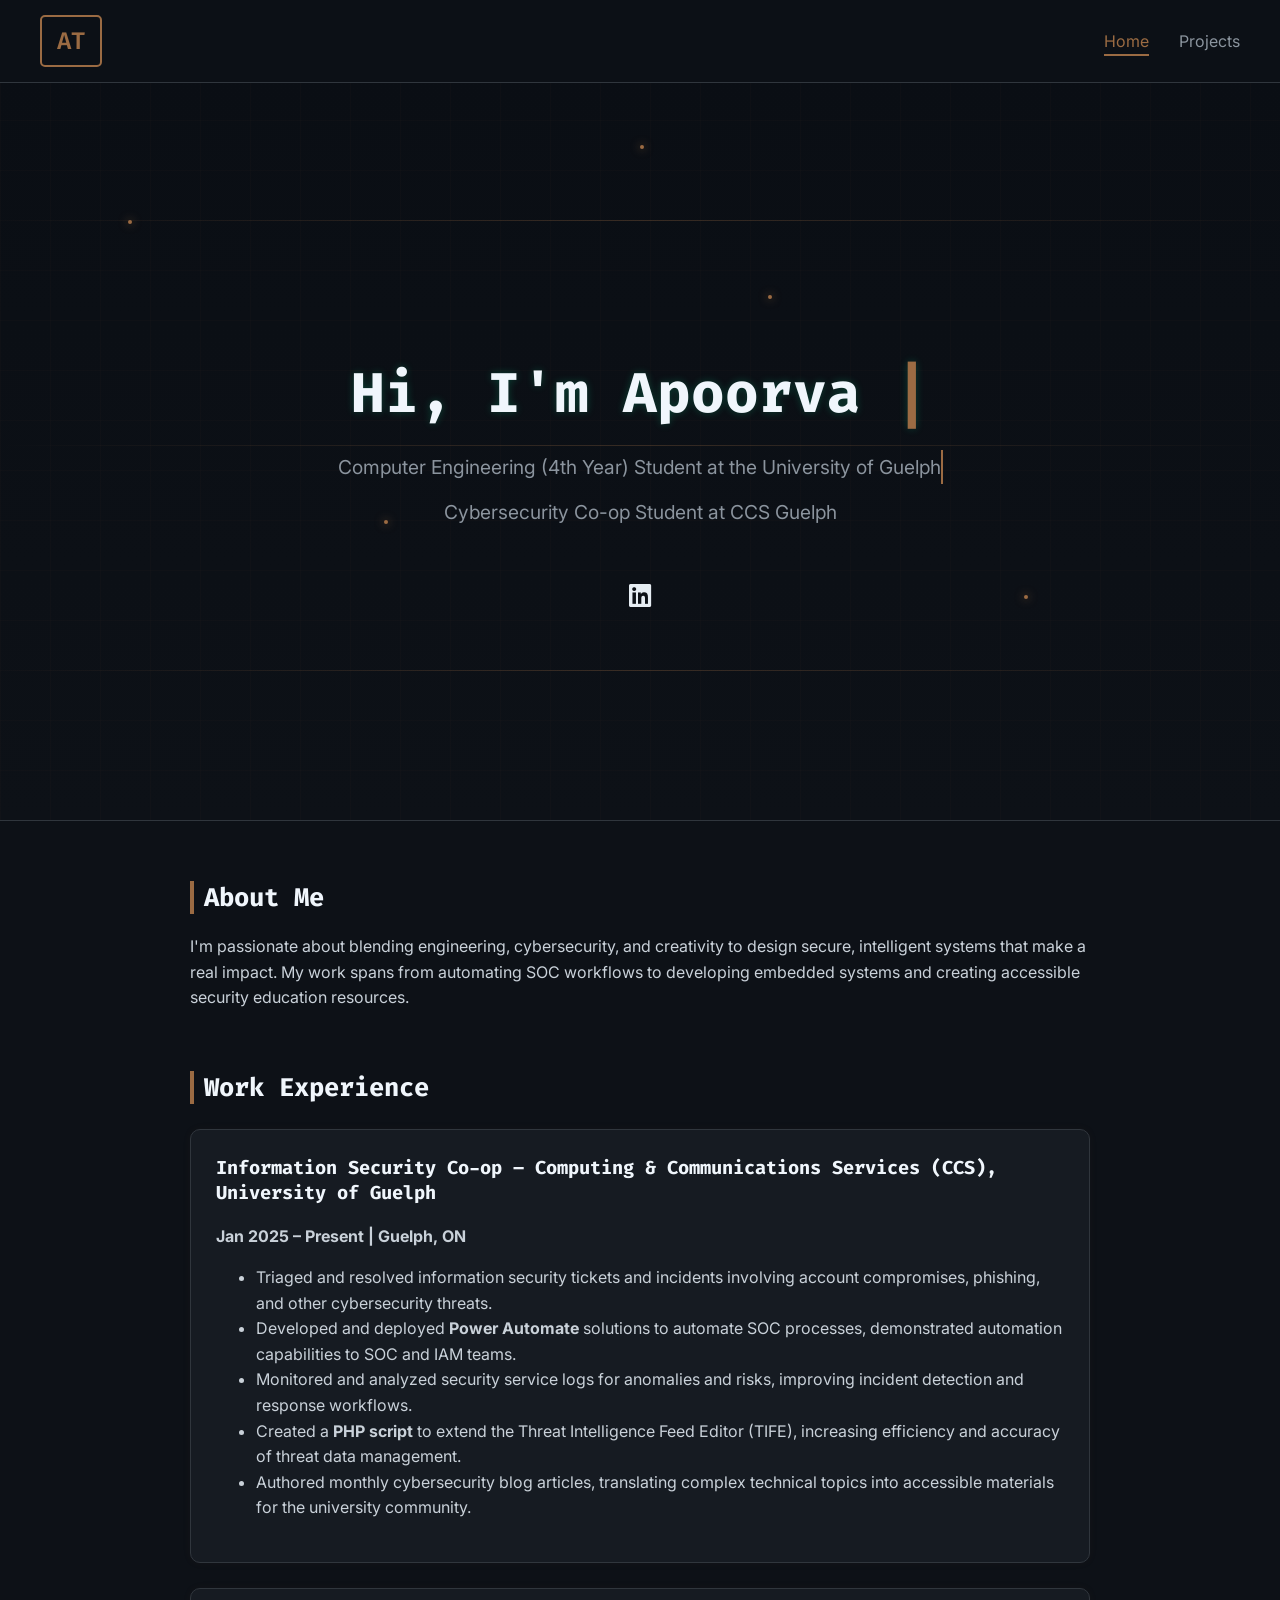
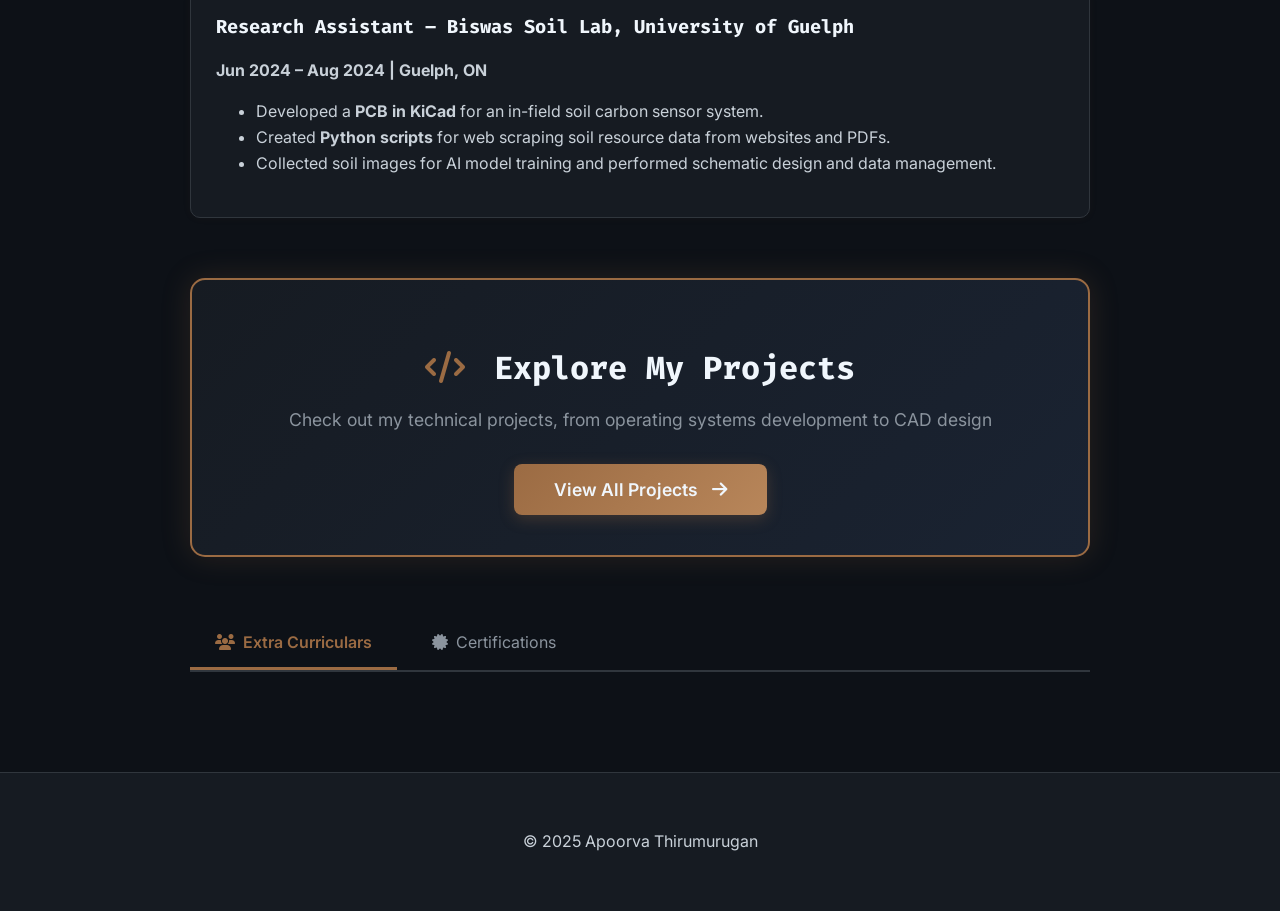
<file: index.html>
<!DOCTYPE html>
<html lang="en">

<head>
  <meta charset="UTF-8">
  <meta name="viewport" content="width=device-width, initial-scale=1.0">
  <title>Apoorva Thirumurugan | Portfolio</title>
  <link rel="stylesheet" href="style.css">
  <link rel="stylesheet" href="https://cdnjs.cloudflare.com/ajax/libs/font-awesome/6.5.0/css/all.min.css">
</head>

<body>
  <!-- Navigation Bar -->
  <nav class="main-nav">
    <div class="nav-container">
      <a href="index.html" class="nav-logo">AT</a>
      <div class="nav-links">
        <a href="index.html" class="nav-link active">Home</a>
        <a href="projects.html" class="nav-link">Projects</a>
      </div>
    </div>
  </nav>

  <!-- Animated Cyber Banner -->
  <header class="cyber-banner">
    <div class="cyber-grid"></div>
    <div class="cyber-lines">
      <div class="line line-1"></div>
      <div class="line line-2"></div>
      <div class="line line-3"></div>
    </div>
    <div class="cyber-particles">
      <div class="particle"></div>
      <div class="particle"></div>
      <div class="particle"></div>
      <div class="particle"></div>
      <div class="particle"></div>
    </div>
    <div class="banner-content">
      <h1 class="cyber-title">
        <span class="glitch" data-text="Hi, I'm Apoorva">Hi, I'm Apoorva</span>
        <span class="cursor-blink">|</span>
      </h1>
      <p class="cyber-subtitle">
        <span class="typewriter">Computer Engineering (4th Year) Student at the University of Guelph</span><br>
        <span class="typewriter-delay">Cybersecurity Co-op Student at CCS Guelph</span>
      </p>
      <div class="social-header">
        <a href="https://www.linkedin.com/in/apoorva-thirumurugan" target="_blank" aria-label="LinkedIn"
          class="social-link">
          <i class="fab fa-linkedin"></i>
        </a>
      </div>
    </div>
  </header>

  <section id="about">
    <h2>About Me</h2>
    <p>I'm passionate about blending engineering, cybersecurity, and creativity to design secure, intelligent systems
      that make a real impact. My work spans from automating SOC workflows to developing embedded systems and creating
      accessible security education resources.</p>
  </section>

  <section id="experience">
    <h2>Work Experience</h2>

    <div class="experience-card">
      <h3>Information Security Co-op – Computing & Communications Services (CCS), University of Guelph</h3>
      <p><strong>Jan 2025 – Present | Guelph, ON</strong></p>
      <ul>
        <li>Triaged and resolved information security tickets and incidents involving account compromises, phishing, and
          other cybersecurity threats.</li>
        <li>Developed and deployed <strong>Power Automate</strong> solutions to automate SOC processes, demonstrated
          automation capabilities to SOC and IAM teams.</li>
        <li>Monitored and analyzed security service logs for anomalies and risks, improving incident detection and
          response workflows.</li>
        <li>Created a <strong>PHP script</strong> to extend the Threat Intelligence Feed Editor (TIFE), increasing
          efficiency and accuracy of threat data management.</li>
        <li>Authored monthly cybersecurity blog articles, translating complex technical topics into accessible materials
          for the university community.</li>
      </ul>
    </div>

    <div class="experience-card">
      <h3>Research Assistant – Biswas Soil Lab, University of Guelph</h3>
      <p><strong>Jun 2024 – Aug 2024 | Guelph, ON</strong></p>
      <ul>
        <li>Developed a <strong>PCB in KiCad</strong> for an in-field soil carbon sensor system.</li>
        <li>Created <strong>Python scripts</strong> for web scraping soil resource data from websites and PDFs.</li>
        <li>Collected soil images for AI model training and performed schematic design and data management.</li>
      </ul>
    </div>
  </section>

  <!-- Projects Button Section -->
  <section class="cta-section">
    <div class="cta-card">
      <h2><i class="fas fa-code"></i> Explore My Projects</h2>
      <p>Check out my technical projects, from operating systems development to CAD design</p>
      <a href="projects.html" class="cta-button">
        View All Projects <i class="fas fa-arrow-right"></i>
      </a>
    </div>
  </section>

  <!-- Tab Navigation -->
  <div class="tabs-container">
    <div class="tabs-nav">
      <button class="tab-btn active" data-tab="extracurriculars">
        <i class="fas fa-users"></i> Extra Curriculars
      </button>
      <button class="tab-btn" data-tab="certifications">
        <i class="fas fa-certificate"></i> Certifications
      </button>
    </div>

    <!-- Extra Curriculars Tab -->
    <div class="tab-content" id="extracurriculars-tab">
      <div class="extracurricular-card">
        <div class="extracurricular-header">
          <h3><i class="fas fa-briefcase"></i> Vice President Programming</h3>
          <span class="org-name">Guelph Engineering Professional Development (GEPD)</span>
        </div>
        <p>Leading programming initiatives and organizing professional development events for engineering students.</p>
      </div>

      <div class="extracurricular-card">
        <div class="extracurricular-header">
          <h3><i class="fas fa-heart"></i> Big Sisters Little Sisters (BSLS) Mentor</h3>
          <span class="org-name">Mentorship Program</span>
        </div>
        <p>Providing guidance and support to younger students through mentorship and community engagement.</p>
      </div>

      <div class="extracurricular-card">
        <div class="extracurricular-header">
          <h3><i class="fas fa-female"></i> Women in Science and Engineering (WiSE)</h3>
          <span class="org-name">Student Organization</span>
        </div>
        <p>Active member promoting diversity and inclusion in STEM fields through events and networking opportunities.
        </p>
      </div>

      <div class="extracurricular-card">
        <div class="extracurricular-header">
          <h3><i class="fas fa-pen-fancy"></i> Writing Peer Helper</h3>
          <span class="org-name">Student Experience, Peer Helper Program (PHP)</span>
        </div>
        <p>Assisting fellow students with writing skills, providing feedback, and supporting academic success.</p>
      </div>
    </div>

    <!-- Certifications Tab -->
    <div class="tab-content" id="certifications-tab">
      <div class="certification-card">
        <div class="cert-header">
          <div class="cert-icon">
            <i class="fas fa-shield-alt"></i>
          </div>
          <div class="cert-info">
            <h3>Cybersecurity Certifications</h3>
            <p class="cert-issuer">Various Organizations</p>
            <p class="cert-date">Ongoing</p>
          </div>
        </div>
        <p>Continuously expanding cybersecurity knowledge through professional certifications and training programs.</p>
      </div>

      <div class="certification-card">
        <div class="cert-header">
          <div class="cert-icon">
            <i class="fas fa-cloud"></i>
          </div>
          <div class="cert-info">
            <h3>Cloud & DevOps Certifications</h3>
            <p class="cert-issuer">Industry Standard Programs</p>
            <p class="cert-date">In Progress</p>
          </div>
        </div>
        <p>Building expertise in cloud infrastructure and DevOps practices relevant to modern software development.</p>
      </div>

      <!-- Add more certifications as you obtain them -->
      <div class="certification-placeholder">
        <i class="fas fa-plus-circle"></i>
        <p>More certifications coming soon!</p>
      </div>
    </div>
  </div>

  <footer>
    <p>© 2025 Apoorva Thirumurugan</p>
  </footer>

  <script src="script.js"></script>
</body>

</html>
</file>
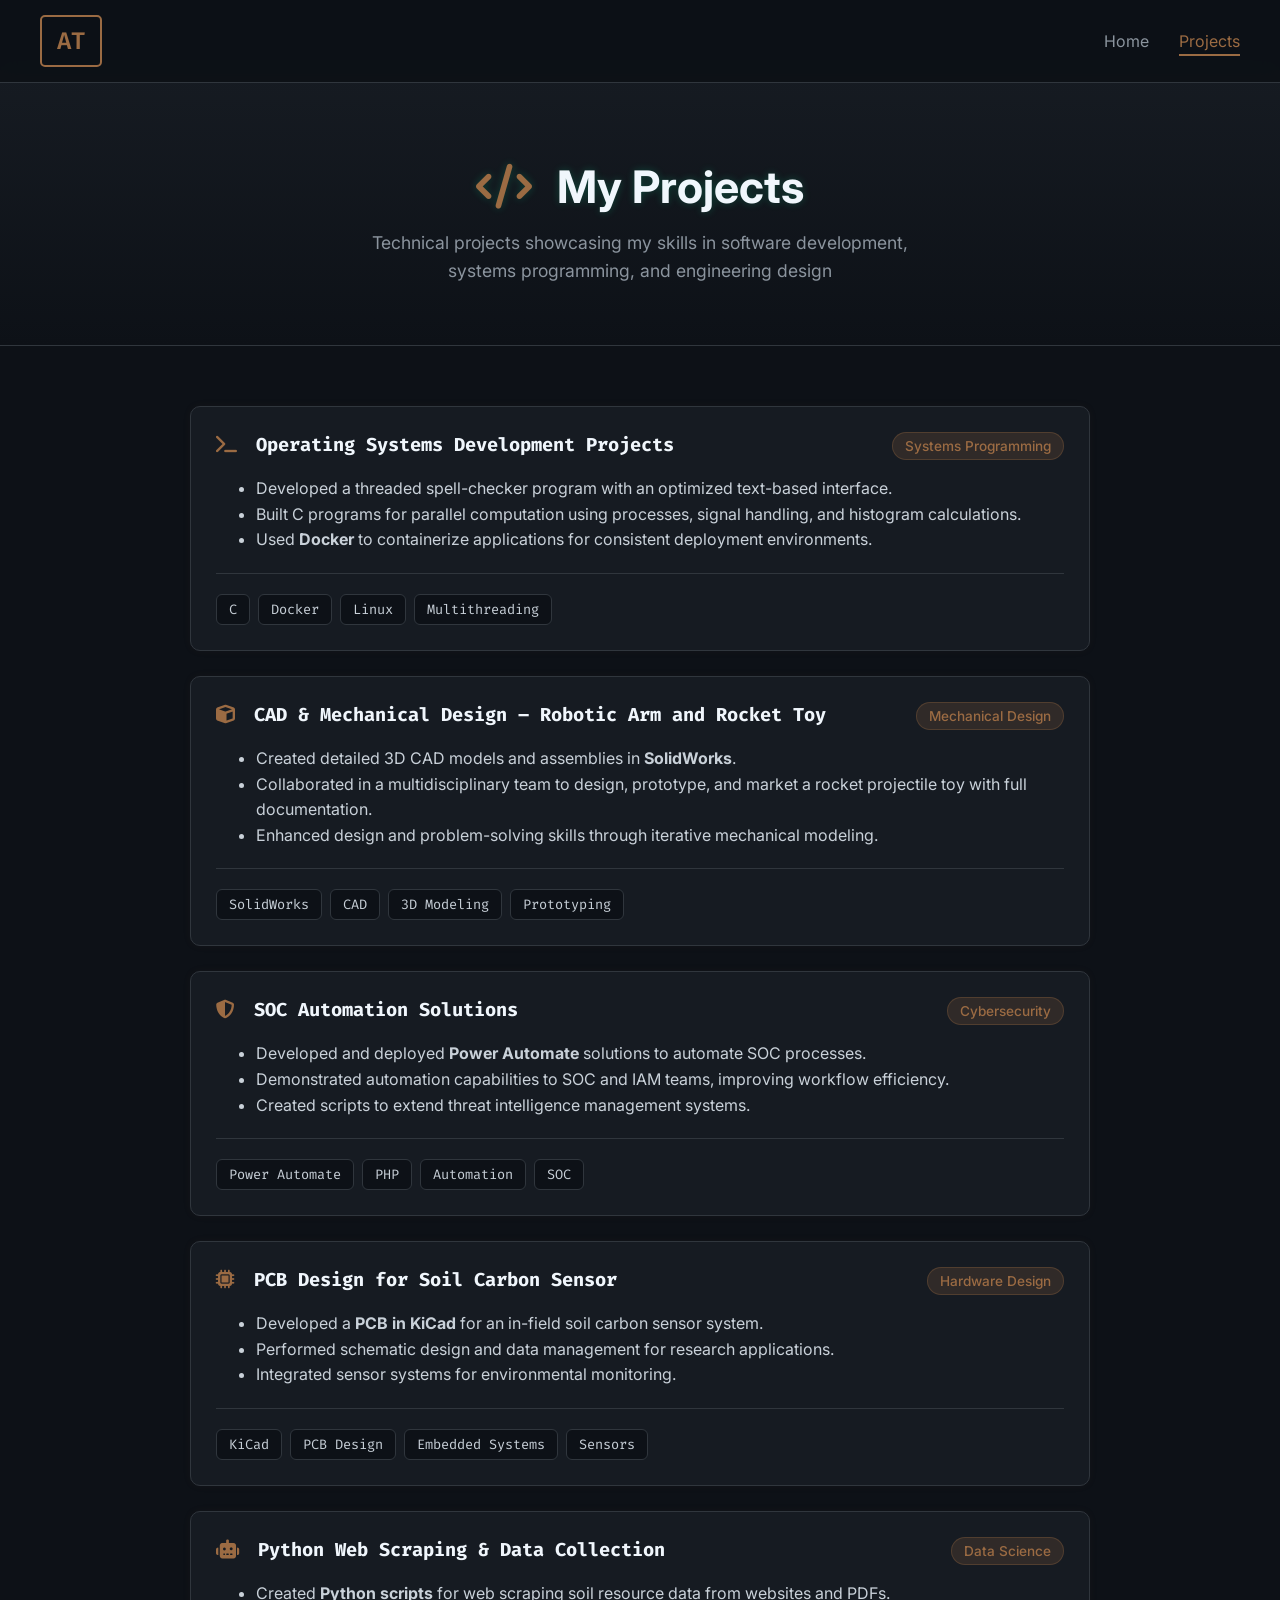
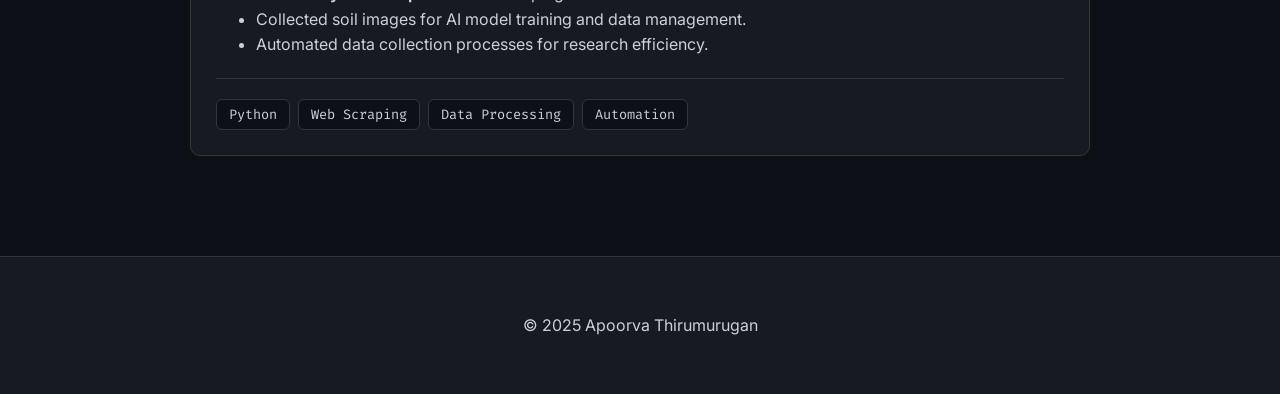
<file: projects.html>
<!DOCTYPE html>
<html lang="en">

<head>
    <meta charset="UTF-8">
    <meta name="viewport" content="width=device-width, initial-scale=1.0">
    <title>Projects | Apoorva Thirumurugan</title>
    <link rel="stylesheet" href="style.css">
    <link rel="stylesheet" href="https://cdnjs.cloudflare.com/ajax/libs/font-awesome/6.5.0/css/all.min.css">
</head>

<body>
    <!-- Navigation Bar -->
    <nav class="main-nav">
        <div class="nav-container">
            <a href="index.html" class="nav-logo">AT</a>
            <div class="nav-links">
                <a href="index.html" class="nav-link">Home</a>
                <a href="projects.html" class="nav-link active">Projects</a>
            </div>
        </div>
    </nav>

    <!-- Page Header -->
    <header class="page-header">
        <h1><i class="fas fa-code"></i> My Projects</h1>
        <p>Technical projects showcasing my skills in software development, systems programming, and engineering design
        </p>
    </header>

    <!-- Projects Section -->
    <section class="projects-section">
        <div class="project-card">
            <div class="project-header">
                <h3><i class="fas fa-terminal"></i> Operating Systems Development Projects</h3>
                <span class="project-tag">Systems Programming</span>
            </div>
            <ul>
                <li>Developed a threaded spell-checker program with an optimized text-based interface.</li>
                <li>Built C programs for parallel computation using processes, signal handling, and histogram
                    calculations.</li>
                <li>Used <strong>Docker</strong> to containerize applications for consistent deployment environments.
                </li>
            </ul>
            <div class="tech-stack">
                <span class="tech-item">C</span>
                <span class="tech-item">Docker</span>
                <span class="tech-item">Linux</span>
                <span class="tech-item">Multithreading</span>
            </div>
        </div>

        <div class="project-card">
            <div class="project-header">
                <h3><i class="fas fa-cube"></i> CAD & Mechanical Design – Robotic Arm and Rocket Toy</h3>
                <span class="project-tag">Mechanical Design</span>
            </div>
            <ul>
                <li>Created detailed 3D CAD models and assemblies in <strong>SolidWorks</strong>.</li>
                <li>Collaborated in a multidisciplinary team to design, prototype, and market a rocket projectile toy
                    with full documentation.</li>
                <li>Enhanced design and problem-solving skills through iterative mechanical modeling.</li>
            </ul>
            <div class="tech-stack">
                <span class="tech-item">SolidWorks</span>
                <span class="tech-item">CAD</span>
                <span class="tech-item">3D Modeling</span>
                <span class="tech-item">Prototyping</span>
            </div>
        </div>

        <div class="project-card">
            <div class="project-header">
                <h3><i class="fas fa-shield-alt"></i> SOC Automation Solutions</h3>
                <span class="project-tag">Cybersecurity</span>
            </div>
            <ul>
                <li>Developed and deployed <strong>Power Automate</strong> solutions to automate SOC processes.</li>
                <li>Demonstrated automation capabilities to SOC and IAM teams, improving workflow efficiency.</li>
                <li>Created scripts to extend threat intelligence management systems.</li>
            </ul>
            <div class="tech-stack">
                <span class="tech-item">Power Automate</span>
                <span class="tech-item">PHP</span>
                <span class="tech-item">Automation</span>
                <span class="tech-item">SOC</span>
            </div>
        </div>

        <div class="project-card">
            <div class="project-header">
                <h3><i class="fas fa-microchip"></i> PCB Design for Soil Carbon Sensor</h3>
                <span class="project-tag">Hardware Design</span>
            </div>
            <ul>
                <li>Developed a <strong>PCB in KiCad</strong> for an in-field soil carbon sensor system.</li>
                <li>Performed schematic design and data management for research applications.</li>
                <li>Integrated sensor systems for environmental monitoring.</li>
            </ul>
            <div class="tech-stack">
                <span class="tech-item">KiCad</span>
                <span class="tech-item">PCB Design</span>
                <span class="tech-item">Embedded Systems</span>
                <span class="tech-item">Sensors</span>
            </div>
        </div>

        <div class="project-card">
            <div class="project-header">
                <h3><i class="fas fa-robot"></i> Python Web Scraping & Data Collection</h3>
                <span class="project-tag">Data Science</span>
            </div>
            <ul>
                <li>Created <strong>Python scripts</strong> for web scraping soil resource data from websites and PDFs.
                </li>
                <li>Collected soil images for AI model training and data management.</li>
                <li>Automated data collection processes for research efficiency.</li>
            </ul>
            <div class="tech-stack">
                <span class="tech-item">Python</span>
                <span class="tech-item">Web Scraping</span>
                <span class="tech-item">Data Processing</span>
                <span class="tech-item">Automation</span>
            </div>
        </div>
    </section>

    <footer>
        <p>© 2025 Apoorva Thirumurugan</p>
    </footer>

    <script src="script.js"></script>
</body>

</html>
</file>
<file: style.css>
@import url('https://fonts.googleapis.com/css2?family=Fira+Code:wght@400;500&family=Inter:wght@400;600&display=swap');

body {
  font-family: 'Inter', sans-serif;
  margin: 0;
  padding: 0;
  padding-top: 70px;
  background: #0d1117;
  color: #e6edf3;
  overflow-x: hidden;
}

/* ===== NAVIGATION ===== */
.main-nav {
  position: fixed;
  top: 0;
  left: 0;
  right: 0;
  background: rgba(13, 17, 23, 0.95);
  backdrop-filter: blur(10px);
  border-bottom: 1px solid #30363d;
  z-index: 1000;
  padding: 15px 0;
}

.nav-container {
  max-width: 1200px;
  margin: 0 auto;
  padding: 0 20px;
  display: flex;
  justify-content: space-between;
  align-items: center;
}

.nav-logo {
  font-family: 'Fira Code', monospace;
  font-size: 1.5rem;
  font-weight: 600;
  color: #9b6b43;
  text-decoration: none;
  padding: 8px 15px;
  border: 2px solid #9b6b43;
  border-radius: 5px;
  transition: all 0.3s ease;
}

.nav-logo:hover {
  background: rgba(155, 107, 67, 0.1);
  box-shadow: 0 0 10px rgba(155, 107, 67, 0.3);
}

.nav-links {
  display: flex;
  gap: 30px;
}

.nav-link {
  color: #8b949e;
  text-decoration: none;
  font-size: 1rem;
  transition: all 0.3s ease;
  position: relative;
  padding: 5px 0;
}

.nav-link::after {
  content: '';
  position: absolute;
  bottom: 0;
  left: 0;
  width: 0;
  height: 2px;
  background: #9b6b43;
  transition: width 0.3s ease;
}

.nav-link:hover,
.nav-link.active {
  color: #9b6b43;
}

.nav-link:hover::after,
.nav-link.active::after {
  width: 100%;
}

/* ===== CYBER BANNER ===== */
.cyber-banner {
  position: relative;
  min-height: 500px;
  display: flex;
  align-items: center;
  justify-content: center;
  text-align: center;
  padding: 150px 20px 100px;
  background: linear-gradient(180deg, #0a0e14 0%, #0d1117 100%);
  border-bottom: 1px solid #30363d;
  overflow: hidden;
}

.cyber-grid {
  position: absolute;
  top: 0;
  left: 0;
  width: 100%;
  height: 100%;
  background-image: 
    linear-gradient(rgba(155, 107, 67, 0.1) 1px, transparent 1px),
    linear-gradient(90deg, rgba(155, 107, 67, 0.1) 1px, transparent 1px);
  background-size: 50px 50px;
  animation: gridMove 20s linear infinite;
  opacity: 0.3;
}

@keyframes gridMove {
  0% { transform: translate(0, 0); }
  100% { transform: translate(50px, 50px); }
}

.cyber-lines {
  position: absolute;
  top: 0;
  left: 0;
  width: 100%;
  height: 100%;
  pointer-events: none;
}

.line {
  position: absolute;
  background: linear-gradient(90deg, transparent, rgba(155, 107, 67, 0.3), transparent);
  height: 1px;
  animation: scanLine 3s linear infinite;
}

.line-1 {
  width: 100%;
  top: 20%;
  animation-delay: 0s;
}

.line-2 {
  width: 100%;
  top: 50%;
  animation-delay: 1s;
}

.line-3 {
  width: 100%;
  top: 80%;
  animation-delay: 2s;
}

@keyframes scanLine {
  0% { opacity: 0; }
  50% { opacity: 1; }
  100% { opacity: 0; }
}

.cyber-particles {
  position: absolute;
  top: 0;
  left: 0;
  width: 100%;
  height: 100%;
  pointer-events: none;
}

.particle {
  position: absolute;
  width: 4px;
  height: 4px;
  background: #9b6b43;
  border-radius: 50%;
  box-shadow: 0 0 10px #9b6b43;
  animation: float 8s ease-in-out infinite;
}

.particle:nth-child(1) {
  left: 10%;
  top: 20%;
  animation-delay: 0s;
}

.particle:nth-child(2) {
  left: 30%;
  top: 60%;
  animation-delay: 2s;
}

.particle:nth-child(3) {
  left: 60%;
  top: 30%;
  animation-delay: 4s;
}

.particle:nth-child(4) {
  left: 80%;
  top: 70%;
  animation-delay: 6s;
}

.particle:nth-child(5) {
  left: 50%;
  top: 10%;
  animation-delay: 1s;
}

@keyframes float {
  0%, 100% {
    transform: translateY(0) translateX(0);
    opacity: 0.3;
  }
  25% {
    transform: translateY(-30px) translateX(20px);
    opacity: 1;
  }
  50% {
    transform: translateY(-60px) translateX(-20px);
    opacity: 0.5;
  }
  75% {
    transform: translateY(-30px) translateX(10px);
    opacity: 0.8;
  }
}

.banner-content {
  position: relative;
  z-index: 10;
}

.cyber-title {
  font-size: 3.5rem;
  color: #f0f6fc;
  margin-bottom: 20px;
  font-family: 'Fira Code', monospace;
  position: relative;
}

.glitch {
  position: relative;
  display: inline-block;
}

.glitch::before,
.glitch::after {
  content: attr(data-text);
  position: absolute;
  top: 0;
  left: 0;
  width: 100%;
  height: 100%;
}

.glitch::before {
  left: 2px;
  text-shadow: -2px 0 #9b6b43;
  clip: rect(0, 900px, 0, 0);
  animation: glitch-anim 3s infinite linear alternate-reverse;
}

.glitch::after {
  left: -2px;
  text-shadow: 2px 0 rgba(155, 107, 67, 0.5);
  clip: rect(0, 900px, 0, 0);
  animation: glitch-anim2 2s infinite linear alternate-reverse;
}

@keyframes glitch-anim {
  0% { clip: rect(42px, 9999px, 44px, 0); }
  20% { clip: rect(12px, 9999px, 59px, 0); }
  40% { clip: rect(33px, 9999px, 20px, 0); }
  60% { clip: rect(87px, 9999px, 53px, 0); }
  80% { clip: rect(23px, 9999px, 92px, 0); }
  100% { clip: rect(4px, 9999px, 98px, 0); }
}

@keyframes glitch-anim2 {
  0% { clip: rect(65px, 9999px, 100px, 0); }
  20% { clip: rect(79px, 9999px, 85px, 0); }
  40% { clip: rect(66px, 9999px, 4px, 0); }
  60% { clip: rect(29px, 9999px, 54px, 0); }
  80% { clip: rect(92px, 9999px, 98px, 0); }
  100% { clip: rect(54px, 9999px, 33px, 0); }
}

.cursor-blink {
  animation: blink 1s infinite;
  color: #9b6b43;
}

@keyframes blink {
  0%, 50% { opacity: 1; }
  51%, 100% { opacity: 0; }
}

.cyber-subtitle {
  font-size: 1.2rem;
  color: #8b949e;
  line-height: 1.8;
  margin-bottom: 30px;
}

.typewriter {
  display: inline-block;
  overflow: hidden;
  border-right: 2px solid #9b6b43;
  white-space: nowrap;
  animation: typing 3s steps(40, end), blink-cursor 0.75s step-end infinite;
}

.typewriter-delay {
  display: inline-block;
  overflow: hidden;
  border-right: 2px solid #9b6b43;
  white-space: nowrap;
  animation: typing 3s steps(40, end) 3s, blink-cursor 0.75s step-end infinite;
  animation-fill-mode: both;
}

@keyframes typing {
  from { width: 0; }
  to { width: 100%; }
}

@keyframes blink-cursor {
  from, to { border-color: transparent; }
  50% { border-color: #9b6b43; }
}

/* ===== SOCIAL ICONS ===== */
.social-header {
  margin-top: 30px;
}

.social-link {
  color: #e6edf3;
  font-size: 2rem;
  transition: all 0.3s ease;
  display: inline-block;
  padding: 10px;
}

.social-link:hover {
  color: #0077b5;
  transform: translateY(-5px) scale(1.1);
  text-shadow: 0 0 20px rgba(0, 119, 181, 0.5);
}

/* ===== PAGE HEADER (for projects page) ===== */
.page-header {
  text-align: center;
  padding: 60px 20px 60px;
  background: linear-gradient(180deg, #161b22 0%, #0d1117 100%);
  border-bottom: 1px solid #30363d;
  margin-top: 0;
}

.page-header h1 {
  font-size: 2.8rem;
  color: #f0f6fc;
  margin-bottom: 15px;
}

.page-header h1 i {
  color: #9b6b43;
  margin-right: 15px;
}

.page-header p {
  font-size: 1.1rem;
  color: #8b949e;
  max-width: 600px;
  margin: 0 auto;
}

/* ===== CTA SECTION ===== */
.cta-section {
  max-width: 900px;
  margin: 60px auto;
  padding: 0 20px;
}

.cta-card {
  background: linear-gradient(135deg, #161b22 0%, #1a2332 100%);
  border: 2px solid #9b6b43;
  border-radius: 15px;
  padding: 40px;
  text-align: center;
  box-shadow: 0 0 30px rgba(155, 107, 67, 0.2);
  transition: all 0.3s ease;
}

.cta-card:hover {
  transform: translateY(-5px);
  box-shadow: 0 0 40px rgba(155, 107, 67, 0.4);
  border-color: #b8865a;
}

.cta-card h2 {
  font-size: 2rem;
  color: #f0f6fc;
  margin-bottom: 15px;
  border: none;
  padding: 0;
}

.cta-card h2 i {
  color: #9b6b43;
  margin-right: 10px;
}

.cta-card p {
  color: #8b949e;
  font-size: 1.1rem;
  margin-bottom: 30px;
}

.cta-button {
  display: inline-block;
  background: linear-gradient(135deg, #9b6b43 0%, #b8865a 100%);
  color: #f0f6fc;
  padding: 15px 40px;
  border-radius: 8px;
  text-decoration: none;
  font-size: 1.1rem;
  font-weight: 600;
  transition: all 0.3s ease;
  box-shadow: 0 4px 15px rgba(155, 107, 67, 0.3);
}

.cta-button:hover {
  transform: translateY(-2px);
  box-shadow: 0 6px 20px rgba(155, 107, 67, 0.5);
  background: linear-gradient(135deg, #b8865a 0%, #9b6b43 100%);
}

.cta-button i {
  margin-left: 10px;
  transition: transform 0.3s ease;
}

.cta-button:hover i {
  transform: translateX(5px);
}

/* ===== PROJECTS SECTION ===== */
.projects-section {
  max-width: 900px;
  margin: 60px auto;
  padding: 0 20px;
}

/* ===== HEADER (legacy support) ===== */
header {
  text-align: center;
  padding: 100px 20px 60px;
  background: linear-gradient(180deg, #161b22 0%, #0d1117 100%);
  border-bottom: 1px solid #30363d;
}

h1 {
  font-size: 2.8rem;
  color: #f0f6fc;
  text-shadow: 0 0 8px rgba(0, 255, 170, 0.2);
}

header p {
  font-size: 1.1rem;
  color: #8b949e;
  line-height: 1.6;
}

/* ===== SOCIAL ICONS ===== */
.social-header {
  margin-top: 15px;
}

.social-header a {
  color: #e6edf3;
  margin: 0 12px;
  font-size: 1.6rem;
  transition: color 0.3s ease, transform 0.2s ease;
}

.social-header a:hover {
  transform: translateY(-3px);
}

.social-header a:first-child:hover {
  color: #0077b5;
}

.social-header a:last-child:hover {
  color: #e1306c;
}

/* ===== SECTIONS ===== */
section {
  max-width: 900px;
  margin: 60px auto;
  padding: 0 20px;
}

h2 {
  font-size: 1.6rem;
  color: #f0f6fc;
  border-left: 4px solid #9b6b43;
  padding-left: 10px;
  font-family: 'Fira Code', monospace;
  margin-bottom: 20px;
}

p, li {
  font-size: 1rem;
  line-height: 1.6;
  color: #c9d1d9;
}

/* ===== CARDS ===== */
.project-card, .experience-card {
  background: #161b22;
  border: 1px solid #30363d;
  border-radius: 10px;
  box-shadow: 0 0 10px rgba(155, 107, 67, 0.05);
  padding: 25px;
  margin-top: 25px;
  transition: all 0.25s ease;
}

.project-card:hover, .experience-card:hover {
  transform: translateY(-4px);
  border-color: #9b6b43;
  box-shadow: 0 0 12px rgba(155, 107, 67, 0.2);
}

/* ===== TABS ===== */
.tabs-container {
  max-width: 900px;
  margin: 60px auto;
  padding: 0 20px;
}

.tabs-nav {
  display: flex;
  gap: 10px;
  margin-bottom: 30px;
  border-bottom: 2px solid #30363d;
  overflow-x: auto;
  scrollbar-width: none;
}

.tabs-nav::-webkit-scrollbar {
  display: none;
}

.tab-btn {
  background: transparent;
  border: none;
  color: #8b949e;
  padding: 15px 25px;
  font-size: 1rem;
  font-family: 'Inter', sans-serif;
  cursor: pointer;
  transition: all 0.3s ease;
  border-bottom: 3px solid transparent;
  white-space: nowrap;
  display: flex;
  align-items: center;
  gap: 8px;
}

.tab-btn:hover {
  color: #e6edf3;
  background: rgba(155, 107, 67, 0.1);
}

.tab-btn.active {
  color: #9b6b43;
  border-bottom-color: #9b6b43;
  font-weight: 600;
}

.tab-btn i {
  font-size: 1rem;
}

.tab-content {
  display: none;
  animation: fadeIn 0.4s ease;
}

.tab-content.active {
  display: block;
}

@keyframes fadeIn {
  from {
    opacity: 0;
    transform: translateY(10px);
  }
  to {
    opacity: 1;
    transform: translateY(0);
  }
}

/* ===== PROJECT CARDS ENHANCED ===== */
.project-header {
  display: flex;
  justify-content: space-between;
  align-items: flex-start;
  margin-bottom: 15px;
  flex-wrap: wrap;
  gap: 10px;
}

.project-header h3 {
  margin: 0;
  flex: 1;
  min-width: 200px;
}

.project-header h3 i {
  color: #9b6b43;
  margin-right: 8px;
}

.project-tag {
  background: rgba(155, 107, 67, 0.2);
  color: #9b6b43;
  padding: 5px 12px;
  border-radius: 20px;
  font-size: 0.85rem;
  font-weight: 500;
  border: 1px solid rgba(155, 107, 67, 0.3);
}

.tech-stack {
  display: flex;
  flex-wrap: wrap;
  gap: 8px;
  margin-top: 20px;
  padding-top: 20px;
  border-top: 1px solid #30363d;
}

.tech-item {
  background: #0d1117;
  color: #c9d1d9;
  padding: 6px 12px;
  border-radius: 6px;
  font-size: 0.85rem;
  border: 1px solid #30363d;
  font-family: 'Fira Code', monospace;
}

/* ===== EXTRACURRICULAR CARDS ===== */
.extracurricular-card {
  background: #161b22;
  border: 1px solid #30363d;
  border-radius: 10px;
  padding: 25px;
  margin-top: 25px;
  transition: all 0.25s ease;
}

.extracurricular-card:hover {
  transform: translateY(-4px);
  border-color: #9b6b43;
  box-shadow: 0 0 12px rgba(155, 107, 67, 0.2);
}

.extracurricular-header {
  margin-bottom: 15px;
}

.extracurricular-header h3 {
  margin: 0 0 8px 0;
  color: #f0f6fc;
  font-family: 'Fira Code', monospace;
}

.extracurricular-header h3 i {
  color: #9b6b43;
  margin-right: 8px;
}

.org-name {
  color: #8b949e;
  font-size: 0.9rem;
  font-style: italic;
}

.extracurricular-card p {
  margin-top: 10px;
  color: #c9d1d9;
}

/* ===== CERTIFICATION CARDS ===== */
.certification-card {
  background: #161b22;
  border: 1px solid #30363d;
  border-radius: 10px;
  padding: 25px;
  margin-top: 25px;
  transition: all 0.25s ease;
}

.certification-card:hover {
  transform: translateY(-4px);
  border-color: #9b6b43;
  box-shadow: 0 0 12px rgba(155, 107, 67, 0.2);
}

.cert-header {
  display: flex;
  align-items: flex-start;
  gap: 20px;
  margin-bottom: 15px;
}

.cert-icon {
  background: rgba(155, 107, 67, 0.2);
  width: 60px;
  height: 60px;
  border-radius: 10px;
  display: flex;
  align-items: center;
  justify-content: center;
  flex-shrink: 0;
  border: 1px solid rgba(155, 107, 67, 0.3);
}

.cert-icon i {
  font-size: 1.5rem;
  color: #9b6b43;
}

.cert-info {
  flex: 1;
}

.cert-info h3 {
  margin: 0 0 5px 0;
  color: #f0f6fc;
  font-family: 'Fira Code', monospace;
}

.cert-issuer {
  color: #8b949e;
  font-size: 0.9rem;
  margin: 5px 0;
}

.cert-date {
  color: #9b6b43;
  font-size: 0.85rem;
  font-weight: 500;
  margin: 5px 0;
}

.certification-placeholder {
  background: #161b22;
  border: 2px dashed #30363d;
  border-radius: 10px;
  padding: 40px;
  margin-top: 25px;
  text-align: center;
  color: #8b949e;
  transition: all 0.25s ease;
}

.certification-placeholder:hover {
  border-color: #9b6b43;
  background: rgba(155, 107, 67, 0.05);
}

.certification-placeholder i {
  font-size: 2rem;
  color: #9b6b43;
  margin-bottom: 10px;
  display: block;
}

h3 {
  margin-top: 0;
  color: #f0f6fc;
  font-family: 'Fira Code', monospace;
}

/* ===== FOOTER ===== */
footer {
  text-align: center;
  padding: 40px 20px;
  background: #161b22;
  border-top: 1px solid #30363d;
  color: #8b949e;
  font-size: 0.9rem;
  margin-top: 100px;
}

/* ===== RESPONSIVE ===== */
@media (max-width: 600px) {
  h1 { font-size: 2.2rem; }
  header p { font-size: 1rem; }
  section { margin: 40px auto; }
  
  .nav-links {
    gap: 15px;
  }
  
  .nav-link {
    font-size: 0.9rem;
  }
  
  .cyber-title {
    font-size: 2.2rem;
  }
  
  .cyber-subtitle {
    font-size: 1rem;
  }
  
  .cyber-banner {
    min-height: 400px;
    padding: 120px 20px 80px;
  }
  
  .page-header {
    padding: 100px 20px 50px;
  }
  
  .page-header h1 {
    font-size: 2rem;
  }
  
  .cta-card {
    padding: 30px 20px;
  }
  
  .cta-card h2 {
    font-size: 1.5rem;
  }
  
  .tabs-nav {
    gap: 5px;
  }
  
  .tab-btn {
    padding: 12px 15px;
    font-size: 0.9rem;
  }
  
  .tab-btn i {
    font-size: 0.9rem;
  }
  
  .project-header {
    flex-direction: column;
  }
  
  .cert-header {
    flex-direction: column;
    gap: 15px;
  }
  
  .cert-icon {
    width: 50px;
    height: 50px;
  }
  
  .cert-icon i {
    font-size: 1.2rem;
  }
}
</file>
